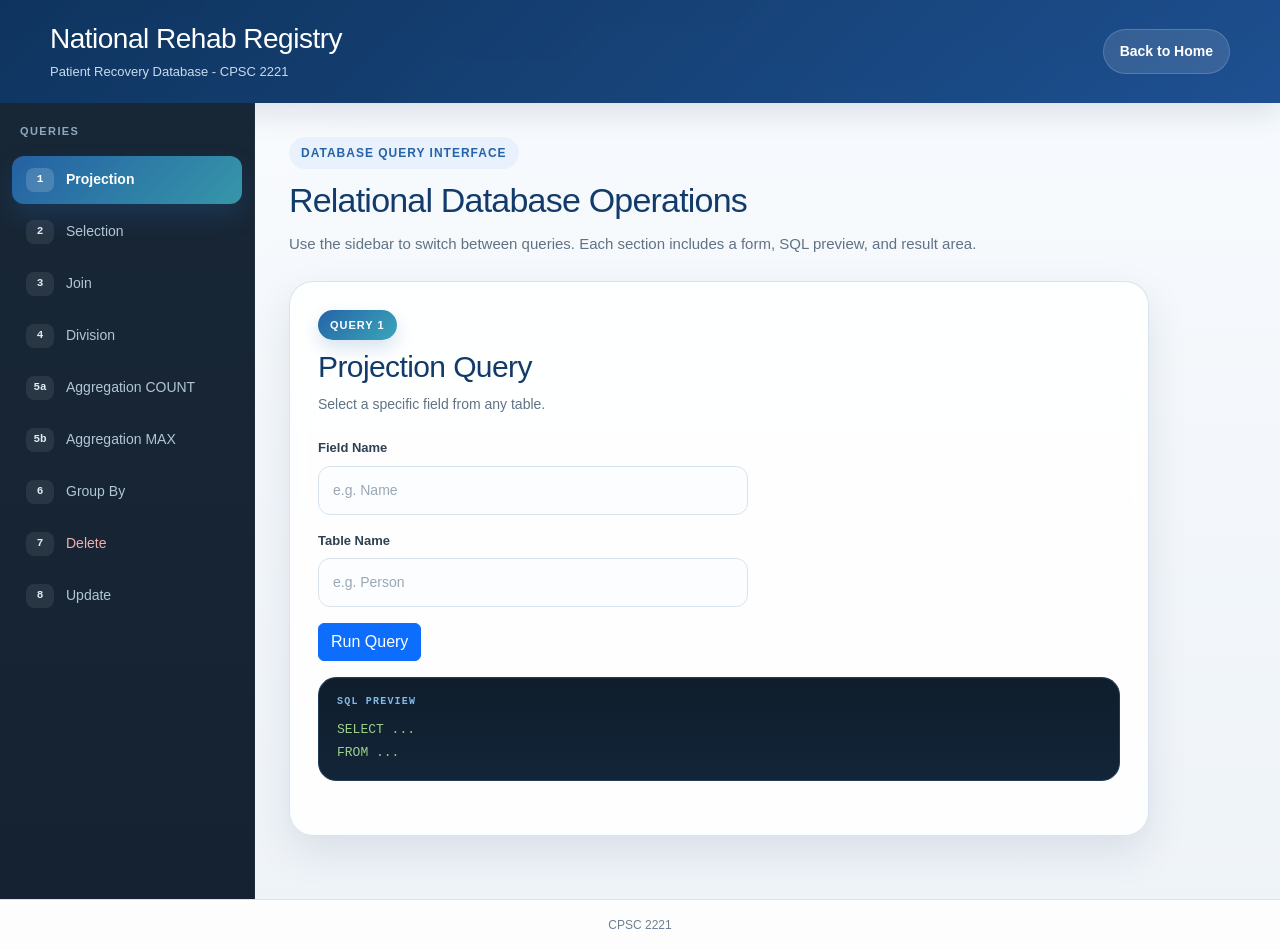
<file: index.html>
<!doctype html>
<html lang="en">
    <head>
        <meta charset="UTF-8" />
        <meta name="viewport" content="width=device-width, initial-scale=1.0" />
        <title>National Rehab Registry - Queries</title>
        <link
            rel="stylesheet"
            href="https://cdn.jsdelivr.net/npm/bootstrap@5.3.3/dist/css/bootstrap.min.css"
        />
        <link rel="stylesheet" href="resources/css/style.css" />
        <script>
            if (
                window.location.pathname.endsWith(
                    "/national-rehab-registry/",
                ) ||
                window.location.pathname.endsWith("/national-rehab-registry")
            ) {
                window.location.href = "home.html";
            }
        </script>
    </head>
    <body>
        <div class="header">
            <div class="header-inner">
                <div>
                    <h1>National Rehab Registry</h1>
                    <p class="subtitle">
                        Patient Recovery Database - CPSC 2221
                    </p>
                </div>
                <a href="home.html" class="btn btn-outline-light top-home-btn"
                    >Back to Home</a
                >
            </div>
        </div>

        <div class="app-layout">
            <aside class="sidebar">
                <p class="sidebar-heading">Queries</p>
                <a
                    class="nav-item active"
                    href="#"
                    onclick="showQuery('q1', this)"
                    ><span class="nav-num">1</span> Projection</a
                >
                <a class="nav-item" href="#" onclick="showQuery('q2', this)"
                    ><span class="nav-num">2</span> Selection</a
                >
                <a class="nav-item" href="#" onclick="showQuery('q3', this)"
                    ><span class="nav-num">3</span> Join</a
                >
                <a class="nav-item" href="#" onclick="showQuery('q4', this)"
                    ><span class="nav-num">4</span> Division</a
                >
                <a class="nav-item" href="#" onclick="showQuery('q5a', this)"
                    ><span class="nav-num">5a</span> Aggregation COUNT</a
                >
                <a class="nav-item" href="#" onclick="showQuery('q5b', this)"
                    ><span class="nav-num">5b</span> Aggregation MAX</a
                >
                <a class="nav-item" href="#" onclick="showQuery('q6', this)"
                    ><span class="nav-num">6</span> Group By</a
                >
                <a
                    class="nav-item nav-danger"
                    href="#"
                    onclick="showQuery('q7', this)"
                    ><span class="nav-num">7</span> Delete</a
                >
                <a class="nav-item" href="#" onclick="showQuery('q8', this)"
                    ><span class="nav-num">8</span> Update</a
                >
            </aside>

            <main class="main">
                <div class="page-intro">
                    <div class="page-intro-label">Database Query Interface</div>
                    <h2>Relational Database Operations</h2>
                    <p>
                        Use the sidebar to switch between queries. Each section
                        includes a form, SQL preview, and result area.
                    </p>
                </div>

                <!-- Query 1 - Projection -->
                <div class="query-panel" id="q1">
                    <div class="card-label">Query 1</div>
                    <h2>Projection Query</h2>
                    <p class="hint">Select a specific field from any table.</p>
                    <form onsubmit="runQuery(event, 'result1')">
                        <input
                            type="hidden"
                            name="queryType"
                            value="projection"
                        />
                        <div class="mb-3">
                            <label class="form-label">Field Name</label>
                            <input
                                type="text"
                                class="form-control"
                                name="fieldName"
                                placeholder="e.g. Name"
                                oninput="updateSQL1()"
                            />
                        </div>
                        <div class="mb-3">
                            <label class="form-label">Table Name</label>
                            <input
                                type="text"
                                class="form-control"
                                name="tableName"
                                placeholder="e.g. Person"
                                oninput="updateSQL1()"
                            />
                        </div>
                        <button type="submit" class="btn btn-primary">
                            Run Query
                        </button>
                    </form>
                    <div class="sql-box mt-3">
                        <p class="sql-label">SQL Preview</p>
                        <code id="sql1">SELECT ... FROM ...</code>
                    </div>
                    <div class="result-area" id="result1"></div>
                </div>

                <!-- Query 2 - Selection -->
                <div class="query-panel hidden" id="q2">
                    <div class="card-label">Query 2</div>
                    <h2>Selection Query</h2>
                    <p class="hint">
                        Filter rows from a table using a condition.
                    </p>
                    <form onsubmit="runQuery(event, 'result2')">
                        <input
                            type="hidden"
                            name="queryType"
                            value="selection"
                        />
                        <div class="mb-3">
                            <label class="form-label">Field to Display</label>
                            <input
                                type="text"
                                class="form-control"
                                name="selectField"
                                placeholder="e.g. Name"
                                oninput="updateSQL2()"
                            />
                        </div>
                        <div class="mb-3">
                            <label class="form-label">Table Name</label>
                            <input
                                type="text"
                                class="form-control"
                                name="selectTable"
                                placeholder="e.g. Person"
                                oninput="updateSQL2()"
                            />
                        </div>
                        <div class="mb-3">
                            <label class="form-label">Filter Field</label>
                            <input
                                type="text"
                                class="form-control"
                                name="conditionField"
                                placeholder="e.g. SSN"
                                oninput="updateSQL2()"
                            />
                        </div>
                        <div class="mb-3">
                            <label class="form-label">Filter Value</label>
                            <input
                                type="text"
                                class="form-control"
                                name="conditionValue"
                                placeholder="e.g. 1001"
                                oninput="updateSQL2()"
                            />
                        </div>
                        <button type="submit" class="btn btn-primary">
                            Run Query
                        </button>
                    </form>
                    <div class="sql-box mt-3">
                        <p class="sql-label">SQL Preview</p>
                        <code id="sql2"
                            >SELECT ... FROM ... WHERE ... = '...'</code
                        >
                    </div>
                    <div class="result-area" id="result2"></div>
                </div>

                <!-- Query 3 - Join -->
                <div class="query-panel hidden" id="q3">
                    <div class="card-label">Query 3</div>
                    <h2>Join Query</h2>
                    <p class="hint">Combine two tables using a shared field.</p>
                    <form onsubmit="runQuery(event, 'result3')">
                        <input type="hidden" name="queryType" value="join" />
                        <div class="mb-3">
                            <label class="form-label">First Table</label>
                            <input
                                type="text"
                                class="form-control"
                                name="table1"
                                placeholder="e.g. Person"
                                oninput="updateSQL3()"
                            />
                        </div>
                        <div class="mb-3">
                            <label class="form-label">Second Table</label>
                            <input
                                type="text"
                                class="form-control"
                                name="table2"
                                placeholder="e.g. Staff"
                                oninput="updateSQL3()"
                            />
                        </div>
                        <div class="mb-3">
                            <label class="form-label"
                                >Join Field from Table 1</label
                            >
                            <input
                                type="text"
                                class="form-control"
                                name="joinField1"
                                placeholder="e.g. SSN"
                                oninput="updateSQL3()"
                            />
                        </div>
                        <div class="mb-3">
                            <label class="form-label"
                                >Join Field from Table 2</label
                            >
                            <input
                                type="text"
                                class="form-control"
                                name="joinField2"
                                placeholder="e.g. SSN"
                                oninput="updateSQL3()"
                            />
                        </div>
                        <button type="submit" class="btn btn-primary">
                            Run Query
                        </button>
                    </form>
                    <div class="sql-box mt-3">
                        <p class="sql-label">SQL Preview</p>
                        <code id="sql3"
                            >SELECT * FROM ... JOIN ... ON ....field =
                            ....field</code
                        >
                    </div>
                    <div class="result-area" id="result3"></div>
                </div>

                <!-- Query 4 - Division -->
                <div class="query-panel hidden" id="q4">
                    <div class="card-label">Query 4</div>
                    <h2>Division Query</h2>
                    <p class="hint">
                        Find staff who are responsible for all treatment plans.
                    </p>
                    <form onsubmit="runQuery(event, 'result4')">
                        <input
                            type="hidden"
                            name="queryType"
                            value="division"
                        />
                        <div class="mb-3">
                            <label class="form-label">Description</label>
                            <input
                                type="text"
                                class="form-control"
                                name="divisionInput"
                                placeholder="e.g. all treatment plans"
                            />
                        </div>
                        <button type="submit" class="btn btn-primary">
                            Run Query
                        </button>
                    </form>
                    <div class="sql-box mt-3">
                        <p class="sql-label">SQL Preview</p>
                        <code id="sql4"
                            >SELECT DISTINCT sr.SID FROM SpecialistResponsible
                            sr WHERE NOT EXISTS (SELECT tp.TID FROM
                            TreatmentPlan tp WHERE NOT EXISTS (SELECT sr2.SID
                            FROM SpecialistResponsible sr2 WHERE sr2.SID =
                            sr.SID AND sr2.TID = tp.TID))</code
                        >
                    </div>
                    <div class="result-area" id="result4"></div>
                </div>

                <!-- Query 5a - COUNT -->
                <div class="query-panel hidden" id="q5a">
                    <div class="card-label">Query 5a</div>
                    <h2>Aggregation - COUNT</h2>
                    <p class="hint">
                        Count the number of rows in a table. Type COUNT in the
                        function field.
                    </p>
                    <form onsubmit="runQuery(event, 'result5a')">
                        <input
                            type="hidden"
                            name="queryType"
                            value="aggregation1"
                        />
                        <div class="mb-3">
                            <label class="form-label">Function</label>
                            <input
                                type="text"
                                class="form-control"
                                name="aggFunction1"
                                placeholder="COUNT"
                                oninput="updateSQL5a()"
                            />
                        </div>
                        <div class="mb-3">
                            <label class="form-label">Field</label>
                            <input
                                type="text"
                                class="form-control"
                                name="aggField1"
                                placeholder="e.g. PID"
                                oninput="updateSQL5a()"
                            />
                        </div>
                        <div class="mb-3">
                            <label class="form-label">Table</label>
                            <input
                                type="text"
                                class="form-control"
                                name="aggTable1"
                                placeholder="e.g. PatientMonitors"
                                oninput="updateSQL5a()"
                            />
                        </div>
                        <button type="submit" class="btn btn-primary">
                            Run Query
                        </button>
                    </form>
                    <div class="sql-box mt-3">
                        <p class="sql-label">SQL Preview</p>
                        <code id="sql5a"
                            >SELECT COUNT(...) AS CountResult FROM ...</code
                        >
                    </div>
                    <div class="result-area" id="result5a"></div>
                </div>

                <!-- Query 5b - MAX -->
                <div class="query-panel hidden" id="q5b">
                    <div class="card-label">Query 5b</div>
                    <h2>Aggregation - MAX</h2>
                    <p class="hint">
                        Find the highest value in a field. Type MAX in the
                        function field.
                    </p>
                    <form onsubmit="runQuery(event, 'result5b')">
                        <input
                            type="hidden"
                            name="queryType"
                            value="aggregation2"
                        />
                        <div class="mb-3">
                            <label class="form-label">Function</label>
                            <input
                                type="text"
                                class="form-control"
                                name="aggFunction2"
                                placeholder="MAX"
                                oninput="updateSQL5b()"
                            />
                        </div>
                        <div class="mb-3">
                            <label class="form-label">Field</label>
                            <input
                                type="text"
                                class="form-control"
                                name="aggField2"
                                placeholder="e.g. TID"
                                oninput="updateSQL5b()"
                            />
                        </div>
                        <div class="mb-3">
                            <label class="form-label">Table</label>
                            <input
                                type="text"
                                class="form-control"
                                name="aggTable2"
                                placeholder="e.g. TreatmentPlan"
                                oninput="updateSQL5b()"
                            />
                        </div>
                        <button type="submit" class="btn btn-primary">
                            Run Query
                        </button>
                    </form>
                    <div class="sql-box mt-3">
                        <p class="sql-label">SQL Preview</p>
                        <code id="sql5b"
                            >SELECT MAX(...) AS MaxResult FROM ...</code
                        >
                    </div>
                    <div class="result-area" id="result5b"></div>
                </div>

                <!-- Query 6 - Group By -->
                <div class="query-panel hidden" id="q6">
                    <div class="card-label">Query 6</div>
                    <h2>Nested Aggregation with GROUP BY</h2>
                    <p class="hint">
                        Get an aggregated value for each group in a table.
                    </p>
                    <form onsubmit="runQuery(event, 'result6')">
                        <input type="hidden" name="queryType" value="groupby" />
                        <div class="mb-3">
                            <label class="form-label">Aggregate Function</label>
                            <input
                                type="text"
                                class="form-control"
                                name="groupFunction"
                                placeholder="e.g. COUNT"
                                oninput="updateSQL6()"
                            />
                        </div>
                        <div class="mb-3">
                            <label class="form-label">Aggregate Field</label>
                            <input
                                type="text"
                                class="form-control"
                                name="groupAggField"
                                placeholder="e.g. PID"
                                oninput="updateSQL6()"
                            />
                        </div>
                        <div class="mb-3">
                            <label class="form-label">Table</label>
                            <input
                                type="text"
                                class="form-control"
                                name="groupTable"
                                placeholder="e.g. PatientMonitors"
                                oninput="updateSQL6()"
                            />
                        </div>
                        <div class="mb-3">
                            <label class="form-label">Group By Field</label>
                            <input
                                type="text"
                                class="form-control"
                                name="groupField"
                                placeholder="e.g. SID"
                                oninput="updateSQL6()"
                            />
                        </div>
                        <button type="submit" class="btn btn-primary">
                            Run Query
                        </button>
                    </form>
                    <div class="sql-box mt-3">
                        <p class="sql-label">SQL Preview</p>
                        <code id="sql6"
                            >SELECT ..., COUNT(...) AS AggregatedValue FROM ...
                            GROUP BY ...</code
                        >
                    </div>
                    <div class="result-area" id="result6"></div>
                </div>

                <!-- Query 7 - Delete -->
                <div class="query-panel hidden" id="q7">
                    <div class="card-label danger-label">Query 7</div>
                    <h2>Delete Operation</h2>
                    <p class="hint">
                        Delete a record by ID. This will cascade and remove
                        related records too.
                    </p>
                    <div class="alert alert-danger" role="alert">
                        Warning: This will permanently delete the record and all
                        related data.
                    </div>
                    <form onsubmit="runQuery(event, 'result7')">
                        <input type="hidden" name="queryType" value="delete" />
                        <div class="mb-3">
                            <label class="form-label">Table Name</label>
                            <input
                                type="text"
                                class="form-control"
                                name="deleteTable"
                                placeholder="e.g. PatientMonitors"
                                oninput="updateSQL7()"
                            />
                        </div>
                        <div class="mb-3">
                            <label class="form-label">ID Field</label>
                            <input
                                type="text"
                                class="form-control"
                                name="deleteField"
                                placeholder="e.g. PID"
                                oninput="updateSQL7()"
                            />
                        </div>
                        <div class="mb-3">
                            <label class="form-label">ID Value</label>
                            <input
                                type="text"
                                class="form-control"
                                name="deleteValue"
                                placeholder="e.g. 8001"
                                oninput="updateSQL7()"
                            />
                        </div>
                        <button type="submit" class="btn btn-danger">
                            Delete Record
                        </button>
                    </form>
                    <div class="sql-box sql-box-danger mt-3">
                        <p class="sql-label">SQL Preview</p>
                        <code id="sql7">DELETE FROM ... WHERE ... = '...'</code>
                    </div>
                    <div class="result-area" id="result7"></div>
                </div>

                <!-- Query 8 - Update -->
                <div class="query-panel hidden" id="q8">
                    <div class="card-label">Query 8</div>
                    <h2>Update Operation</h2>
                    <p class="hint">
                        Change a field value for a specific record in the
                        database.
                    </p>
                    <form onsubmit="runQuery(event, 'result8')">
                        <input type="hidden" name="queryType" value="update" />
                        <div class="mb-3">
                            <label class="form-label">Table Name</label>
                            <input
                                type="text"
                                class="form-control"
                                name="updateTable"
                                placeholder="e.g. Person"
                                oninput="updateSQL8()"
                            />
                        </div>
                        <div class="mb-3">
                            <label class="form-label">ID Field</label>
                            <input
                                type="text"
                                class="form-control"
                                name="updateIDField"
                                placeholder="e.g. SSN"
                                oninput="updateSQL8()"
                            />
                        </div>
                        <div class="mb-3">
                            <label class="form-label">ID Value</label>
                            <input
                                type="text"
                                class="form-control"
                                name="updateIDValue"
                                placeholder="e.g. 1001"
                                oninput="updateSQL8()"
                            />
                        </div>
                        <div class="mb-3">
                            <label class="form-label">Field to Update</label>
                            <input
                                type="text"
                                class="form-control"
                                name="updateField"
                                placeholder="e.g. Address"
                                oninput="updateSQL8()"
                            />
                        </div>
                        <div class="mb-3">
                            <label class="form-label">New Value</label>
                            <input
                                type="text"
                                class="form-control"
                                name="newValue"
                                placeholder="e.g. 999 New Ave"
                                oninput="updateSQL8()"
                            />
                        </div>
                        <button type="submit" class="btn btn-primary">
                            Update Record
                        </button>
                    </form>
                    <div class="sql-box mt-3">
                        <p class="sql-label">SQL Preview</p>
                        <code id="sql8"
                            >UPDATE ... SET ... = '...' WHERE ... = '...'</code
                        >
                    </div>
                    <div class="result-area" id="result8"></div>
                </div>
            </main>
        </div>

        <div class="footer">
            <p>
                CPSC 2221
            </p>
        </div>

        <script src="https://cdn.jsdelivr.net/npm/bootstrap@5.3.3/dist/js/bootstrap.bundle.min.js"></script>
        <script src="resources/js/script.js"></script>
    </body>
</html>
</file>
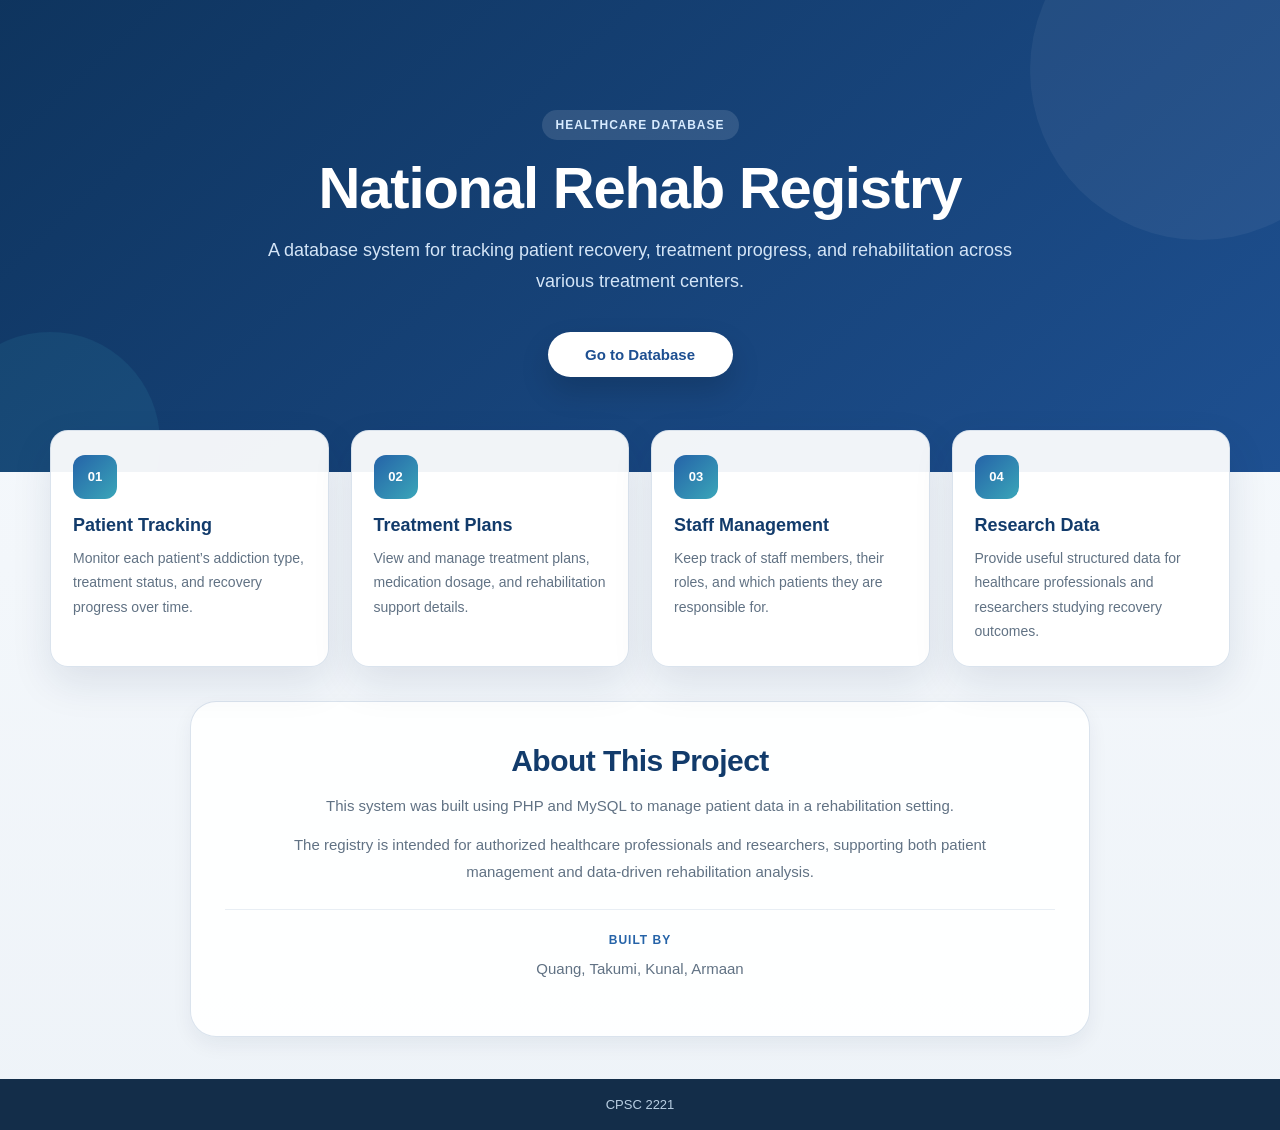
<file: home.html>
<!doctype html>
<html lang="en">
<head>
  <meta charset="UTF-8">
  <meta name="viewport" content="width=device-width, initial-scale=1.0">
  <title>National Rehab Registry</title>
  <link rel="stylesheet" href="resources/css/style.css">
</head>
<body>
  <div class="home-page">

    <section class="home-header">
      <div class="home-header-inner">
        <span class="eyebrow">Healthcare Database</span>
        <h1>National Rehab Registry</h1>
        <p>
          A database system for tracking patient recovery, treatment progress,
          and rehabilitation across various treatment centers.
        </p>
        <a href="index.html" class="home-btn">Go to Database</a>
      </div>
    </section>

    <section class="home-cards">
      <div class="home-card">
        <div class="card-icon">01</div>
        <h3>Patient Tracking</h3>
        <p>Monitor each patient’s addiction type, treatment status, and recovery progress over time.</p>
      </div>

      <div class="home-card">
        <div class="card-icon">02</div>
        <h3>Treatment Plans</h3>
        <p>View and manage treatment plans, medication dosage, and rehabilitation support details.</p>
      </div>

      <div class="home-card">
        <div class="card-icon">03</div>
        <h3>Staff Management</h3>
        <p>Keep track of staff members, their roles, and which patients they are responsible for.</p>
      </div>

      <div class="home-card">
        <div class="card-icon">04</div>
        <h3>Research Data</h3>
        <p>Provide useful structured data for healthcare professionals and researchers studying recovery outcomes.</p>
      </div>
    </section>

    <section class="home-info">
      <h2>About This Project</h2>
      <p>
        This system was built using PHP and MySQL to manage patient data in a rehabilitation setting.
      </p>
      <p>
        The registry is intended for authorized healthcare professionals and researchers,
        supporting both patient management and data-driven rehabilitation analysis.
      </p>

      <div class="team-box">
        <span class="team-label">Built By</span>
        <p>Quang, Takumi, Kunal, Armaan</p>
      </div>
    </section>

    <footer class="home-footer">
      <p>CPSC 2221</p>
    </footer>

  </div>
</body>
</html>
</file>
<file: resources/css/style.css>
* {
  box-sizing: border-box;
}

:root {
  --bg: #f4f7fb;
  --bg-soft: #eef4f8;
  --surface: rgba(255, 255, 255, 0.92);
  --surface-strong: #ffffff;
  --text: #16202a;
  --muted: #617284;
  --line: #d8e2ec;
  --line-soft: #e8eef4;

  --primary: #1d4f91;
  --primary-2: #2563a8;
  --primary-3: #123b6b;
  --accent: #3aa6b9;

  --danger: #b03020;
  --danger-dark: #8f2619;

  --shadow-sm: 0 8px 20px rgba(18, 42, 75, 0.06);
  --shadow-md: 0 16px 40px rgba(18, 42, 75, 0.1);
  --shadow-lg: 0 24px 60px rgba(18, 42, 75, 0.14);

  --radius-sm: 10px;
  --radius-md: 18px;
  --radius-lg: 26px;

  --max-width: 1180px;
}

html {
  scroll-behavior: smooth;
}

body {
  font-family: "Segoe UI", Arial, sans-serif;
  margin: 0;
  padding: 0;
  background:
    radial-gradient(circle at top left, #fbfdff 0%, transparent 26%),
    linear-gradient(180deg, #f8fbfe 0%, #eef3f8 100%);
  color: var(--text);
}

/* ==============================
   HOME PAGE
============================== */

.home-page {
  min-height: 100vh;
  display: flex;
  flex-direction: column;
}

.home-header {
  position: relative;
  overflow: hidden;
  background:
    linear-gradient(135deg, rgba(14, 52, 94, 0.97), rgba(30, 80, 145, 0.93)),
    linear-gradient(180deg, #173b65 0%, #1d4f91 100%);
  color: white;
  padding: 110px 20px 95px;
}

.home-header::before,
.home-header::after {
  content: "";
  position: absolute;
  border-radius: 50%;
}

.home-header::before {
  width: 340px;
  height: 340px;
  top: -100px;
  right: -90px;
  background: rgba(255, 255, 255, 0.05);
}

.home-header::after {
  width: 220px;
  height: 220px;
  bottom: -80px;
  left: -60px;
  background: rgba(58, 166, 185, 0.12);
}

.home-header-inner {
  width: min(900px, calc(100% - 20px));
  margin: 0 auto;
  text-align: center;
  position: relative;
  z-index: 1;
}

.eyebrow {
  display: inline-block;
  margin-bottom: 18px;
  padding: 8px 14px;
  border-radius: 999px;
  background: rgba(255, 255, 255, 0.12);
  color: #d8ebff;
  font-size: 12px;
  font-weight: 700;
  letter-spacing: 1px;
  text-transform: uppercase;
}

.home-header h1 {
  margin: 0 0 16px;
  font-size: clamp(36px, 6vw, 58px);
  line-height: 1.05;
  letter-spacing: -1.2px;
  color: white;
}

.home-header p {
  max-width: 760px;
  margin: 0 auto 34px;
  font-size: 18px;
  line-height: 1.75;
  color: #d4e5f7;
}

.home-btn {
  display: inline-flex;
  align-items: center;
  justify-content: center;
  min-width: 185px;
  padding: 14px 28px;
  background: white;
  color: var(--primary);
  text-decoration: none;
  font-size: 15px;
  font-weight: 700;
  border-radius: 999px;
  box-shadow: 0 14px 30px rgba(0, 0, 0, 0.15);
  transition: transform 0.2s ease, box-shadow 0.2s ease, background 0.2s ease;
}

.home-btn:hover {
  background: #f3f9ff;
  transform: translateY(-2px);
  box-shadow: 0 18px 34px rgba(0, 0, 0, 0.18);
}

.home-cards {
  width: min(var(--max-width), calc(100% - 32px));
  margin: -42px auto 0;
  display: grid;
  grid-template-columns: repeat(4, minmax(0, 1fr));
  gap: 22px;
  position: relative;
  z-index: 2;
}

.home-card {
  background: rgba(255, 255, 255, 0.94);
  border: 1px solid rgba(216, 226, 236, 0.95);
  border-radius: var(--radius-md);
  padding: 24px 22px 22px;
  box-shadow: var(--shadow-md);
  transition: transform 0.2s ease, box-shadow 0.2s ease;
}

.home-card:hover {
  transform: translateY(-4px);
  box-shadow: var(--shadow-lg);
}

.card-icon {
  width: 44px;
  height: 44px;
  border-radius: 12px;
  display: flex;
  align-items: center;
  justify-content: center;
  background: linear-gradient(135deg, var(--primary-2), var(--accent));
  color: white;
  font-size: 13px;
  font-weight: 800;
  margin-bottom: 16px;
}

.home-card h3 {
  margin: 0 0 10px;
  color: var(--primary-3);
  font-size: 18px;
}

.home-card p {
  margin: 0;
  font-size: 14px;
  color: var(--muted);
  line-height: 1.75;
}

.home-info {
  width: min(900px, calc(100% - 32px));
  margin: 34px auto 42px;
  background: rgba(255, 255, 255, 0.92);
  border: 1px solid rgba(216, 226, 236, 0.95);
  border-radius: var(--radius-lg);
  box-shadow: var(--shadow-sm);
  padding: 42px 34px;
  text-align: center;
}

.home-info h2 {
  margin: 0 0 14px;
  color: var(--primary-3);
  font-size: 30px;
  letter-spacing: -0.5px;
}

.home-info p {
  max-width: 740px;
  margin: 0 auto 12px;
  color: var(--muted);
  font-size: 15px;
  line-height: 1.8;
}

.team-box {
  margin-top: 24px;
  padding-top: 20px;
  border-top: 1px solid var(--line-soft);
}

.team-label {
  display: inline-block;
  margin-bottom: 8px;
  font-size: 12px;
  font-weight: 700;
  letter-spacing: 1px;
  text-transform: uppercase;
  color: var(--primary-2);
}

.home-footer {
  background: #132d49;
  color: #b8cee2;
  text-align: center;
  padding: 18px;
  font-size: 13px;
  margin-top: auto;
}

.home-footer p {
  margin: 0;
}

/* ==============================
   QUERY PAGE HEADER
============================== */

.header {
  background:
    linear-gradient(135deg, rgba(14, 52, 94, 0.98), rgba(30, 80, 145, 0.94)),
    linear-gradient(180deg, #173b65 0%, #1d4f91 100%);
  color: white;
  padding: 22px 28px;
  box-shadow: 0 10px 28px rgba(17, 39, 72, 0.12);
}

.header-inner {
  width: min(var(--max-width), 100%);
  margin: 0 auto;
  display: flex;
  justify-content: space-between;
  align-items: center;
  gap: 16px;
}

.header h1 {
  margin: 0;
  font-size: 28px;
  color: white;
  letter-spacing: -0.5px;
}

.subtitle {
  margin: 6px 0 0;
  font-size: 13px;
  color: #c7daec;
}

.top-home-btn {
  text-decoration: none;
  background: rgba(255, 255, 255, 0.12);
  color: white;
  padding: 11px 16px;
  border-radius: 999px;
  font-size: 14px;
  font-weight: 700;
  border: 1px solid rgba(255, 255, 255, 0.16);
  transition: background 0.2s ease, transform 0.2s ease;
}

.top-home-btn:hover {
  background: rgba(255, 255, 255, 0.2);
  transform: translateY(-1px);
}

/* ==============================
   LAYOUT
============================== */

.app-layout {
  display: flex;
  min-height: calc(100vh - 104px);
}

/* ==============================
   SIDEBAR
============================== */

.sidebar {
  width: 255px;
  background: linear-gradient(180deg, #182736 0%, #152231 100%);
  padding: 20px 0;
  overflow-y: auto;
  flex-shrink: 0;
  border-right: 1px solid rgba(255, 255, 255, 0.04);
}

.sidebar-heading {
  color: #8fa8c0;
  font-size: 11px;
  font-weight: 800;
  text-transform: uppercase;
  letter-spacing: 1.4px;
  padding: 0 20px 12px;
  margin: 0;
}

.sidebar-divider {
  border-top: 1px solid #27384c;
  margin: 16px 18px;
}

.sidebar-note {
  margin: 0 18px;
  padding: 14px;
  background: rgba(255, 255, 255, 0.04);
  border: 1px solid rgba(255, 255, 255, 0.05);
  border-radius: 14px;
  color: #9eb2c5;
  font-size: 12px;
  line-height: 1.6;
}

.nav-item {
  display: flex;
  align-items: center;
  gap: 12px;
  margin: 4px 12px;
  padding: 12px 14px;
  color: #b1c6d7;
  text-decoration: none;
  font-size: 14px;
  font-weight: 500;
  border-radius: 12px;
  transition: background 0.2s ease, color 0.2s ease, transform 0.2s ease;
}

.nav-item:hover {
  background: rgba(255, 255, 255, 0.06);
  color: #eef7ff;
  transform: translateX(2px);
}

.nav-item.active {
  background: linear-gradient(135deg, rgba(37, 99, 168, 0.96), rgba(58, 166, 185, 0.88));
  color: white;
  font-weight: 700;
  box-shadow: 0 12px 24px rgba(37, 99, 168, 0.25);
}

.nav-item.nav-danger {
  color: #efb0b0;
}

.nav-item.nav-danger.active {
  background: linear-gradient(135deg, #9b2b1d, #c84c3a);
  color: #fff3f1;
}

.nav-num {
  background: rgba(255, 255, 255, 0.08);
  color: #dcecff;
  font-size: 11px;
  font-weight: 800;
  width: 28px;
  height: 24px;
  border-radius: 8px;
  display: flex;
  align-items: center;
  justify-content: center;
  flex-shrink: 0;
  font-family: "Courier New", monospace;
}

.nav-item.active .nav-num {
  background: rgba(255, 255, 255, 0.16);
  color: white;
}

/* ==============================
   MAIN CONTENT
============================== */

.main {
  flex: 1;
  overflow-y: auto;
  padding: 34px;
}

.page-intro {
  max-width: 860px;
  margin-bottom: 24px;
}

.page-intro-label {
  display: inline-block;
  padding: 7px 12px;
  margin-bottom: 12px;
  border-radius: 999px;
  background: #e9f2fc;
  color: var(--primary-2);
  font-size: 12px;
  font-weight: 800;
  letter-spacing: 1px;
  text-transform: uppercase;
}

.page-intro h2 {
  margin: 0 0 10px;
  font-size: 34px;
  line-height: 1.15;
  color: var(--primary-3);
  letter-spacing: -0.8px;
}

.page-intro p {
  margin: 0;
  max-width: 760px;
  color: var(--muted);
  font-size: 15px;
  line-height: 1.8;
}

.query-panel {
  max-width: 860px;
  background: rgba(255, 255, 255, 0.88);
  backdrop-filter: blur(10px);
  border: 1px solid rgba(216, 226, 236, 0.95);
  border-radius: 24px;
  box-shadow: var(--shadow-md);
  padding: 28px 28px 30px;
}

.query-panel.hidden {
  display: none;
}

/* ==============================
   CARD LABEL
============================== */

.card-label {
  display: inline-flex;
  align-items: center;
  min-height: 30px;
  background: linear-gradient(135deg, var(--primary-2), var(--accent));
  color: white;
  font-size: 11px;
  font-weight: 800;
  text-transform: uppercase;
  letter-spacing: 1px;
  padding: 0 12px;
  border-radius: 999px;
  margin-bottom: 10px;
  box-shadow: 0 8px 18px rgba(37, 99, 168, 0.18);
}

.danger-label {
  background: linear-gradient(135deg, #9b2b1d, #ce4f3e);
}

/* ==============================
   HEADINGS AND HINTS
============================== */

.query-panel h2 {
  margin: 0 0 8px;
  font-size: 30px;
  line-height: 1.15;
  color: var(--primary-3);
  letter-spacing: -0.6px;
}

.hint {
  margin: 0 0 22px;
  font-size: 14px;
  color: var(--muted);
  line-height: 1.7;
}

/* ==============================
   FORM ELEMENTS
============================== */

label {
  display: block;
  font-size: 13px;
  font-weight: 700;
  color: #2f4052;
  margin-top: 16px;
  margin-bottom: 6px;
}

input[type="text"] {
  width: 100%;
  max-width: 430px;
  padding: 13px 14px;
  font-size: 14px;
  border: 1px solid var(--line);
  border-radius: 12px;
  background: #fbfdff;
  color: var(--text);
  transition: border-color 0.2s ease, box-shadow 0.2s ease, background 0.2s ease;
}

input[type="text"]:focus {
  outline: none;
  border-color: #7caee0;
  background: white;
  box-shadow: 0 0 0 4px rgba(37, 99, 168, 0.12);
}

input[type="text"]::placeholder {
  color: #9aa8b6;
}

input[type="submit"] {
  margin-top: 24px;
  background: linear-gradient(135deg, var(--primary-2), var(--primary));
  color: white;
  border: none;
  padding: 13px 24px;
  font-size: 14px;
  font-weight: 700;
  border-radius: 999px;
  cursor: pointer;
  box-shadow: 0 10px 24px rgba(37, 99, 168, 0.2);
  transition: transform 0.2s ease, box-shadow 0.2s ease, filter 0.2s ease;
}

input[type="submit"]:hover {
  transform: translateY(-2px);
  box-shadow: 0 14px 28px rgba(37, 99, 168, 0.25);
  filter: brightness(1.02);
}

input.btn-danger {
  background: linear-gradient(135deg, var(--danger), #cf4f3f);
  box-shadow: 0 10px 24px rgba(176, 48, 32, 0.18);
}

input.btn-danger:hover {
  box-shadow: 0 14px 28px rgba(176, 48, 32, 0.24);
}

/* ==============================
   SQL PREVIEW BOX
============================== */

.sql-box {
  margin-top: 24px;
  background: linear-gradient(180deg, #0f1d2c 0%, #132538 100%);
  border: 1px solid #213b58;
  border-radius: 18px;
  padding: 16px 18px;
  box-shadow: inset 0 1px 0 rgba(255, 255, 255, 0.03);
}

.sql-box-danger {
  background: linear-gradient(180deg, #1b0b0a 0%, #25100f 100%);
  border-color: #632720;
}

.sql-label {
  font-size: 10px;
  font-weight: 800;
  text-transform: uppercase;
  letter-spacing: 1.2px;
  color: #7fbbe8;
  margin: 0 0 10px;
  font-family: "Courier New", monospace;
}

.sql-box-danger .sql-label {
  color: #e07f76;
}

.sql-box code {
  font-family: "Courier New", monospace;
  font-size: 13px;
  color: #9bd18a;
  white-space: pre-wrap;
  word-break: break-word;
  display: block;
  line-height: 1.7;
}

.sql-box-danger code {
  color: #efaaa1;
}

/* ==============================
   RESULT AREA
============================== */

.result-area {
  margin-top: 24px;
}

.result-label {
  font-size: 10px;
  font-weight: 800;
  text-transform: uppercase;
  letter-spacing: 1.2px;
  color: var(--primary-2);
  margin-bottom: 10px;
  font-family: "Courier New", monospace;
}

.result-area table {
  border-collapse: collapse;
  width: 100%;
  background: rgba(255, 255, 255, 0.94);
  border: 1px solid var(--line);
  border-radius: 16px;
  overflow: hidden;
  box-shadow: var(--shadow-sm);
}

.result-area th {
  background: #edf5fc;
  color: var(--primary-3);
  font-size: 13px;
  font-weight: 800;
  padding: 12px 14px;
  border: 1px solid var(--line-soft);
  text-align: left;
}

.result-area td {
  padding: 12px 14px;
  border: 1px solid var(--line-soft);
  font-size: 14px;
}

.result-area tr:nth-child(even) {
  background: #f8fbfe;
}

.result-msg {
  padding: 13px 15px;
  font-size: 14px;
  border-radius: 12px;
  line-height: 1.5;
}

.result-msg.success {
  background: #e9f8ef;
  color: #1c6a39;
  border: 1px solid #b8dec2;
}

.result-msg.error {
  background: #fdeceb;
  color: #8b1f1f;
  border: 1px solid #efb4af;
}

/* ==============================
   FOOTER
============================== */

.footer {
  background: rgba(255, 255, 255, 0.88);
  border-top: 1px solid var(--line);
  text-align: center;
  padding: 16px;
  font-size: 12px;
  color: #6d7f92;
}

.footer p {
  margin: 0;
}

/* ==============================
   RESPONSIVE
============================== */

@media (max-width: 1100px) {
  .home-cards {
    grid-template-columns: repeat(2, minmax(0, 1fr));
  }
}

@media (max-width: 920px) {
  .app-layout {
    flex-direction: column;
  }

  .sidebar {
    width: 100%;
    padding: 14px 10px;
    border-right: none;
    border-bottom: 1px solid #27384c;
  }

  .main {
    padding: 22px;
  }

  .query-panel {
    padding: 22px;
    border-radius: 20px;
  }

  .header-inner {
    flex-direction: column;
    align-items: flex-start;
  }
}

@media (max-width: 700px) {
  .home-header {
    padding: 84px 18px 76px;
  }

  .home-cards {
    width: calc(100% - 24px);
    grid-template-columns: 1fr;
    gap: 18px;
    margin-top: -28px;
  }

  .home-info {
    width: calc(100% - 24px);
    padding: 28px 18px;
    border-radius: 18px;
  }

  .header {
    padding: 18px;
  }

  .header h1 {
    font-size: 24px;
  }

  .main {
    padding: 16px;
  }

  .page-intro h2,
  .query-panel h2 {
    font-size: 26px;
  }

  input[type="text"] {
    max-width: 100%;
  }

  .nav-item {
    margin: 4px 8px;
  }
}
</file>
